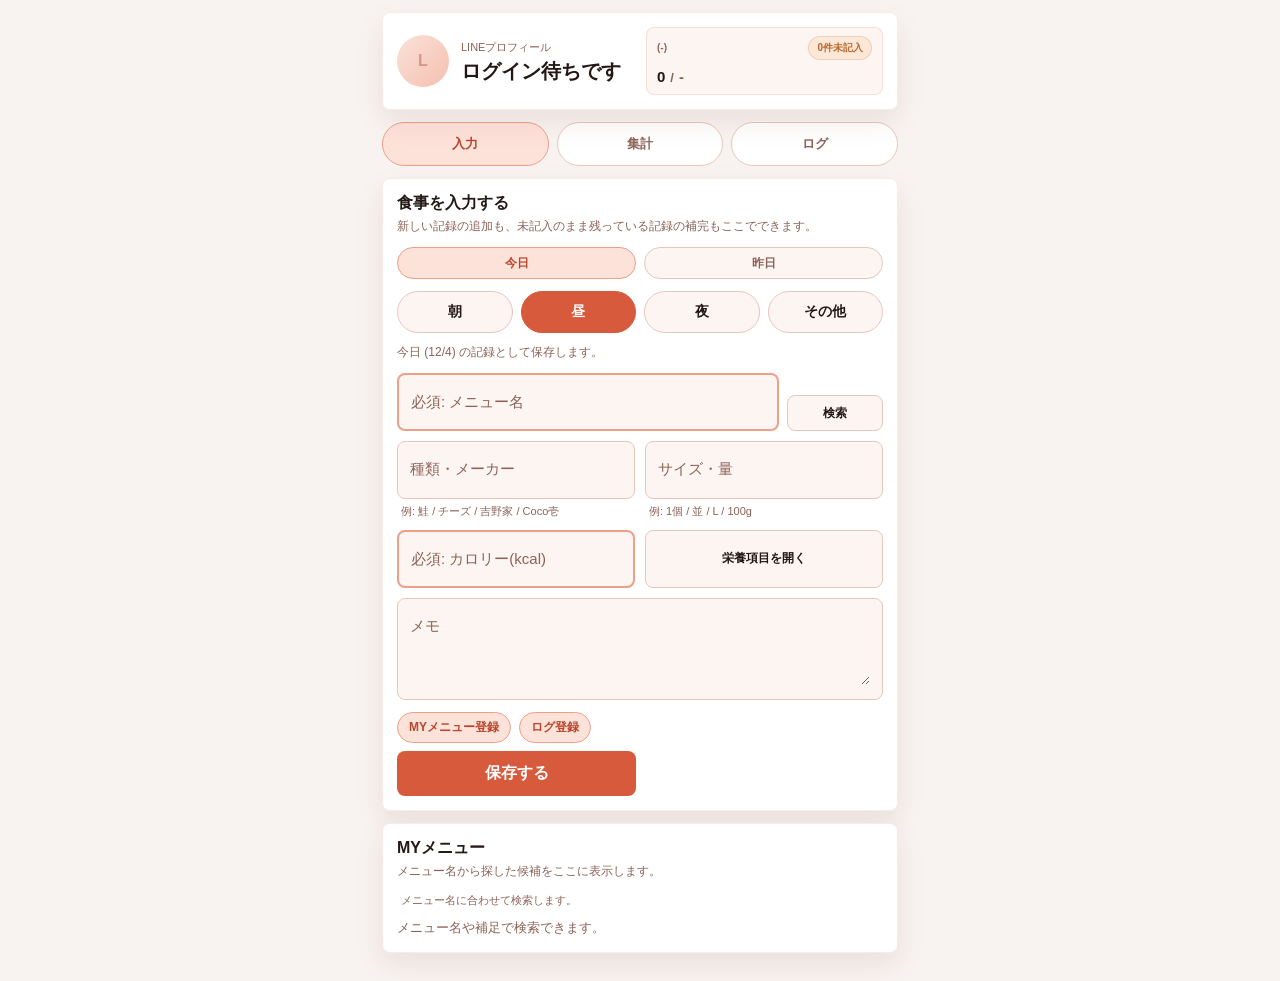
<file: index.html>
<!DOCTYPE html>
<html>
  <head>
    <meta charset="utf-8">
    <meta name="viewport" content="width=device-width, initial-scale=1">
    <title>食事管理</title>
    <meta name="title" content="食事管理">
    <link rel="stylesheet" href="./html/css/index-style.css">
  </head>
  <body>
    <div class="page">
      <section class="band hero">
        <div class="hero-top">
          <div class="profile-row">
            <button id="open-settings" type="button" class="profile-avatar-button" aria-label="設定を開く" title="設定を開く">
              <div id="avatar" class="avatar">L</div>
            </button>
            <div class="profile-copy">
              <div class="eyebrow">LINEプロフィール</div>
              <div id="profile-name" class="name">ログイン待ちです</div>
              <button id="login-line" type="button" class="inline-login" hidden>LINEでログイン</button>
            </div>
          </div>
          <div id="header-summary-scope" class="header-summary-row">
            <div class="header-stat header-stat-wide">
              <div class="header-stat-head">
                <div id="header-exact-rate" class="header-stat-meta">(-)</div>
                <button id="header-pending-count" type="button" class="header-badge">0件未記入</button>
              </div>
              <div class="header-stat-main">
                <div class="header-stat-pair">
                  <div id="header-exact-kcal" class="header-stat-value">0</div>
                  <div class="header-stat-divider">/</div>
                  <div id="header-target-kcal" class="header-stat-subvalue">-</div>
                </div>
              </div>
            </div>
          </div>
        </div>
      </section>

      <div class="view-tabs" id="view-tabs">
        <button type="button" class="view-tab is-active" data-view-tab="input">入力</button>
        <button type="button" class="view-tab" data-view-tab="summary">集計</button>
        <button type="button" class="view-tab" data-view-tab="logs">ログ</button>
      </div>

      <section id="meal-entry-band" class="band" data-view-section="input">
        <div class="section-head">
          <div>
            <h2>食事を入力する</h2>
            <div class="section-copy">新しい記録の追加も、未記入のまま残っている記録の補完もここでできます。</div>
          </div>
        </div>

        <form id="meal-detail-form">
          <input id="user-id" type="hidden">
          <input id="display-name" type="hidden">
          <input id="master-key" type="hidden">
          <input id="editing-master-key" type="hidden">
          <input id="meal-type" type="hidden" value="朝">
          <input id="meal-date" type="hidden">
          <input id="editing-log-id" type="hidden">

          <div class="date-chip-grid" id="meal-date-grid">
            <button type="button" class="date-chip-btn is-active" data-date-preset="today">今日</button>
            <button type="button" class="date-chip-btn" data-date-preset="yesterday">昨日</button>
          </div>
          <div class="meal-type-grid" id="meal-type-grid">
            <button type="button" class="meal-type-btn is-active" data-meal-type="朝">朝</button>
            <button type="button" class="meal-type-btn" data-meal-type="昼">昼</button>
            <button type="button" class="meal-type-btn" data-meal-type="夜">夜</button>
            <button type="button" class="meal-type-btn" data-meal-type="その他">その他</button>
          </div>
          <div id="meal-date-label" class="date-chip-label">今日の記録として保存します。</div>

          <div class="fields">
            <div id="candidate-sync-scope" class="menu-block">
              <div class="menu-input-row">
                <label class="field field-required" data-label="メニュー名">
                  <span class="field-label">メニュー名</span>
                  <input id="menu-name" data-field-label="メニュー名" data-required="true" autocomplete="off">
                </label>
                <button type="button" id="search-master" class="secondary compact-button menu-search-button">検索</button>
              </div>
            </div>

            <div id="candidate-accordion" class="inline-accordion" hidden>
              <button
                id="candidate-accordion-toggle"
                type="button"
                class="inline-accordion-toggle"
                aria-expanded="false"
              >
                <span id="candidate-accordion-icon" class="inline-accordion-icon">▸</span>
                <span id="candidate-accordion-label" class="inline-accordion-label">近い候補</span>
              </button>
              <div id="candidate-accordion-body" class="inline-accordion-body" hidden>
                <div class="candidate-helper">右の「検索」を押すと候補を読み込みます。候補をタップすると入力欄へ反映されます。</div>
                <div id="candidate-list" class="candidate-list"></div>
              </div>
            </div>

            <div id="suggestion-box" class="notice suggestion" hidden></div>
            <div id="empty-box" class="notice warning" hidden>近い候補がまだありません。数値を入れて保存すると、次回から候補として使えます。</div>

            <div class="field-row">
              <div class="field-with-help">
                <label class="field" data-label="種類・メーカー">
                  <span class="field-label">種類・メーカー</span>
                  <input id="field-flavor" data-field-label="種類・メーカー" autocomplete="off">
                </label>
                <div class="field-help">例: 鮭 / チーズ / 吉野家 / Coco壱</div>
              </div>
              <div class="field-with-help">
                <label class="field" data-label="サイズ・量">
                  <span class="field-label">サイズ・量</span>
                  <input id="field-unit" data-field-label="サイズ・量" autocomplete="off">
                </label>
                <div class="field-help">例: 1個 / 並 / L / 100g</div>
              </div>
            </div>

            <div class="field-row">
              <label class="field field-required" data-label="カロリー(kcal)">
                <span class="field-label">カロリー(kcal)</span>
                <input id="field-kcal" data-field-label="カロリー(kcal)" data-required="true" type="number" min="0" step="0.1" inputmode="decimal" required>
              </label>
              <div class="advanced-toggle-wrap">
                <button type="button" id="advanced-nutrition-toggle" class="secondary compact-button advanced-toggle" aria-expanded="false">
                  <span id="advanced-nutrition-toggle-label">栄養項目を開く</span>
                  <span id="advanced-nutrition-note" class="advanced-nutrition-note" hidden>入力値あり</span>
                </button>
              </div>
            </div>

            <div id="advanced-nutrition-section" class="advanced-nutrition-section" hidden>
              <div class="field-row">
              <label class="field" data-label="たんぱく質(g)">
                <span class="field-label">たんぱく質(g)</span>
                <input id="field-protein" data-field-label="たんぱく質(g)" type="number" min="0" step="0.1" inputmode="decimal">
              </label>
              <label class="field" data-label="脂質(g)">
                <span class="field-label">脂質(g)</span>
                <input id="field-fat" data-field-label="脂質(g)" type="number" min="0" step="0.1" inputmode="decimal">
              </label>
              </div>

              <div class="field-row">
                <label class="field" data-label="炭水化物(g)">
                <span class="field-label">炭水化物(g)</span>
                <input id="field-carb" data-field-label="炭水化物(g)" type="number" min="0" step="0.1" inputmode="decimal">
              </label>
              <label class="field" data-label="食塩相当量(g)">
                <span class="field-label">食塩相当量(g)</span>
                <input id="field-salt" data-field-label="食塩相当量(g)" type="number" min="0" step="0.1" inputmode="decimal">
              </label>
              </div>

              <div class="field-row">
              <label class="field" data-label="食物繊維(g)">
                <span class="field-label">食物繊維(g)</span>
                <input id="field-fiber" data-field-label="食物繊維(g)" type="number" min="0" step="0.1" inputmode="decimal">
              </label>
              </div>
            </div>

            <label class="field" data-label="メモ">
              <span class="field-label">メモ</span>
              <textarea id="field-note" data-field-label="メモ"></textarea>
            </label>
          </div>

          <div class="actions">
            <div class="save-targets" id="save-targets">
              <label class="save-target-chip">
                <input id="save-target-master" type="checkbox" checked>
                <span>MYメニュー登録</span>
              </label>
              <label class="save-target-chip">
                <input id="save-target-log" type="checkbox" checked>
                <span>ログ登録</span>
              </label>
            </div>
            <button id="meal-submit-button" type="submit" class="primary">保存して記録</button>
            <button id="save-master-only-button" type="button" class="secondary" hidden>マスタだけ保存</button>
            <button id="start-new-entry-button" type="button" class="secondary" hidden>新規登録に切り替え</button>
          </div>
        </form>

        <div id="meal-reply" class="reply"></div>
        <div id="meal-detail-preview" class="nutrition-detail-card" hidden></div>
      </section>

      <section class="band" data-view-section="input">
        <div class="section-head">
          <div>
            <h2>MYメニュー</h2>
            <div class="section-copy">メニュー名から探した候補をここに表示します。</div>
          </div>
        </div>
        <div class="fields">
          <div class="menu-block">
            <label class="field" data-label="検索キーワード" hidden>
              <span class="field-label">検索キーワード</span>
              <input id="master-search-query" data-field-label="検索キーワード" autocomplete="off">
            </label>
            <div id="master-search-status" class="master-search-status">メニュー名に合わせて検索します。</div>
          </div>
          <div id="master-search-results" class="candidate-list">
            <div class="empty-state">メニュー名や補足で検索できます。</div>
          </div>
        </div>
      </section>

      <section id="today-summary-band" class="band" data-view-section="summary">
        <div class="section-head">
          <div>
            <h2>今日の集計</h2>
            <div class="section-copy">LINEに返す内容と同じ集計をここでも確認できます。</div>
          </div>
        </div>
        <div id="today-summary-cards" class="cards">
          <div class="card">
            <div class="label">推定カロリー</div>
            <div id="card-estimated" class="value">0</div>
          </div>
          <div class="card">
            <div class="card-head">
              <div class="label">確定 - 目標</div>
              <div id="card-diff-rate" class="card-meta">-</div>
            </div>
            <div id="card-diff" class="value">-</div>
          </div>
        </div>
        <div id="nutrition-summary" class="summary-note"></div>
        <div id="pending-summary" class="pending-summary" hidden>
          <div class="pending-summary-head">
            <div class="label">未記入のままの記録</div>
            <div id="pending-summary-count" class="card-meta">0件</div>
          </div>
          <div id="pending-summary-list" class="pending-summary-list"></div>
        </div>
      </section>

      <section class="band" data-view-section="summary">
        <div class="section-head">
          <div>
            <h2>週間グラフ</h2>
            <div class="section-copy">直近7日分の記録を朝昼夜その他で見ます。</div>
          </div>
        </div>
        <div id="weekly-chart" class="weekly-chart"></div>
      </section>

      <section class="band" data-view-section="summary">
        <div class="section-head">
          <div>
            <h2>人気ランキング</h2>
            <div class="section-copy">よく記録しているメニューです。</div>
          </div>
        </div>
        <div id="popular-ranking" class="ranking-list"></div>
      </section>

      <section class="band" data-view-section="summary">
        <div class="section-head">
          <div>
            <h2>連続記録</h2>
            <div class="section-copy">いまの継続日数と上位ランキングです。</div>
          </div>
        </div>
        <div class="cards streak-cards">
          <div class="card">
            <div class="label">現在の連続記録</div>
            <div id="card-streak-current" class="value">0日</div>
          </div>
          <div class="card">
            <div class="label">最長記録</div>
            <div id="card-streak-longest" class="value">0日</div>
          </div>
        </div>
        <div id="streak-ranking" class="ranking-list"></div>
      </section>

      <section id="today-log-band" class="band" data-view-section="logs">
        <div class="section-head">
          <div>
            <h2>今日のログ</h2>
            <div class="section-copy">今日と昨日の入力内容を時系列で表示します。</div>
          </div>
          <div class="logs-refresh-tools">
            <button id="refresh-logs-button" type="button" class="secondary compact-button">更新</button>
            <div id="logs-refresh-status" class="logs-refresh-status">まだ更新していません。</div>
          </div>
        </div>
        <div class="date-chip-grid compact-date-grid" id="log-date-grid">
          <button type="button" class="date-chip-btn is-active" data-log-date="today">今日</button>
          <button type="button" class="date-chip-btn" data-log-date="yesterday">昨日</button>
        </div>
        <div class="meal-type-grid compact-grid" id="log-filter-grid">
          <button type="button" class="meal-type-btn is-active" data-log-filter="all">すべて</button>
          <button type="button" class="meal-type-btn" data-log-filter="朝">朝</button>
          <button type="button" class="meal-type-btn" data-log-filter="昼">昼</button>
          <button type="button" class="meal-type-btn" data-log-filter="夜">夜</button>
          <button type="button" class="meal-type-btn" data-log-filter="その他">その他</button>
        </div>
        <div id="logs-list" class="log-list"></div>
      </section>
    </div>

    <div id="settings-modal" class="modal-shell" hidden>
      <button id="settings-modal-backdrop" type="button" class="modal-backdrop" aria-label="設定を閉じる"></button>
      <div class="modal-card" role="dialog" aria-modal="true" aria-labelledby="settings-modal-title">
        <div class="modal-head">
          <div>
            <h2 id="settings-modal-title">設定</h2>
            <div class="section-copy">目標カロリーとリマインドをまとめて変更できます。</div>
          </div>
          <button id="close-settings-modal" type="button" class="hero-icon-button modal-close-button" aria-label="設定を閉じる" title="設定を閉じる">✕</button>
        </div>
        <div class="modal-tabs" role="tablist" aria-label="設定タブ">
          <div class="modal-tabs-group">
            <button id="settings-tab-button" type="button" class="modal-tab-button is-active" data-settings-tab="settings" role="tab" aria-selected="true">設定</button>
            <button id="debug-tab-button" type="button" class="modal-tab-button" data-settings-tab="debug" role="tab" aria-selected="false">デバッグ</button>
          </div>
          <button id="refresh-page-button" type="button" class="modal-tab-button modal-reload-button" title="最新の画面に更新">再読み込み</button>
        </div>
        <div id="settings-tab-panel" class="modal-tab-panel">
          <div class="fields">
            <label id="target-field" class="field target-field" data-label="目標カロリー">
              <span class="field-label">目標カロリー</span>
              <div class="target-field-input">
                <input
                  id="calorie-target"
                  aria-labelledby="settings-modal-title"
                  type="number"
                  min="0"
                  step="1"
                  inputmode="numeric"
                  data-field-label="目標カロリー"
                >
                <span>kcal</span>
              </div>
            </label>
            <label class="notify-toggle">
              <input id="notify-setting" type="checkbox">
              <span>20時に未記録リマインドを受け取る</span>
            </label>
          </div>
        </div>
        <div id="debug-tab-panel" class="modal-tab-panel" hidden>
          <div class="settings-debug">
            <div id="status-panel" class="status-panel">
              <div id="status-accordion" class="status-accordion">
                <div id="status-controls" class="status-controls" hidden></div>
                <div id="status-history" class="status-history" hidden></div>
              </div>
            </div>
          </div>
        </div>
        <div class="actions">
          <button id="save-target" type="button" class="primary">保存</button>
          <button id="close-settings-secondary" type="button" class="secondary">閉じる</button>
        </div>
      </div>
    </div>

    <script src="./html/js/site-config.js"></script>
    <script src="https://static.line-scdn.net/liff/edge/2/sdk.js"></script>
    <script src="./html/js/app-shared.js"></script>
    <script src="./html/js/app-render.js"></script>
    <script src="./html/js/app-actions.js"></script>
  </body>
</html>
</file>
<file: html/css/index-style.css>
:root {
    --bg: #f8f3f1;
    --surface: #ffffff;
    --surface-subtle: #fdf5f2;
    --line: #e7c7bd;
    --text: #231815;
    --muted: #8a6258;
    --accent: #d75a3c;
    --accent-strong: #b8462c;
    --accent-soft: #fde2da;
    --warning: #b7672b;
    --warning-soft: #fde7d6;
    --debug: #2f6fd6;
    --debug-soft: #e2ecff;
    --info: #2f8f5b;
    --info-soft: #e3f7eb;
    --alert: #c84949;
    --alert-soft: #fde2e2;
    --shadow: 0 12px 28px rgba(124, 54, 35, 0.10);
  }

  * {
    box-sizing: border-box;
  }

  body {
    margin: 0;
    background: var(--bg);
    color: var(--text);
    font-family: -apple-system, BlinkMacSystemFont, "Segoe UI", sans-serif;
  }

  body.has-modal {
    overflow: hidden;
  }

  .page {
    width: 100%;
    max-width: 540px;
    margin: 0 auto;
    padding: 12px 12px 28px;
  }

  .band {
    background: var(--surface);
    border: 1px solid rgba(184, 70, 44, 0.10);
    border-radius: 8px;
    box-shadow: var(--shadow);
    padding: 14px;
  }

  .band + .band {
    margin-top: 12px;
  }

  .view-tabs {
    display: grid;
    grid-template-columns: repeat(3, minmax(0, 1fr));
    gap: 8px;
    margin-top: 12px;
    margin-bottom: 12px;
  }

  .view-tab {
    min-height: 40px;
    border: 1px solid var(--line);
    border-radius: 999px;
    background: var(--surface);
    color: var(--muted);
    font-size: 13px;
    font-weight: 700;
  }

  .view-tab.is-active {
    background: var(--accent-soft);
    color: var(--accent-strong);
    border-color: #ef9f88;
  }

  .hero {
    position: sticky;
    top: 0;
    z-index: 10;
    display: grid;
    gap: 8px;
  }

  .hero-top {
    display: grid;
    grid-template-columns: minmax(0, 1fr) minmax(0, 1fr);
    gap: 12px;
    align-items: center;
  }

  .profile-row {
    display: grid;
    grid-template-columns: auto minmax(0, 1fr);
    gap: 12px;
    align-items: center;
    min-width: 0;
  }

  .profile-avatar-button {
    position: relative;
    border: 0;
    background: transparent;
    padding: 0;
    margin: 0;
    display: inline-grid;
    place-items: center;
    border-radius: 999px;
  }

  .profile-avatar-button.is-syncing::after {
    content: "";
    position: absolute;
    inset: -6px;
    border-radius: 999px;
    padding: 4px;
    background: conic-gradient(
      from 0deg,
      rgba(215, 90, 60, 0.12) 0deg,
      rgba(215, 90, 60, 0.92) 80deg,
      rgba(215, 90, 60, 0.18) 180deg,
      rgba(215, 90, 60, 0.92) 280deg,
      rgba(215, 90, 60, 0.12) 360deg
    );
    animation: avatarSyncRing 1.2s linear infinite;
    pointer-events: none;
    -webkit-mask:
      linear-gradient(#fff 0 0) content-box,
      linear-gradient(#fff 0 0);
    -webkit-mask-composite: xor;
            mask-composite: exclude;
  }

  .avatar {
    width: 52px;
    height: 52px;
    border-radius: 50%;
    overflow: hidden;
    background: linear-gradient(135deg, #f7cab8, #ec8f74);
    display: grid;
    place-items: center;
    font-weight: 700;
    color: var(--accent-strong);
    flex-shrink: 0;
  }

  .avatar img {
    width: 100%;
    height: 100%;
    object-fit: cover;
    display: block;
  }

  .profile-copy {
    min-width: 0;
    display: grid;
    align-content: center;
  }

  .profile-copy .eyebrow {
    font-size: 11px;
    color: var(--muted);
  }

  .profile-copy .name {
    margin-top: 4px;
    font-size: 20px;
    font-weight: 700;
    line-height: 1.2;
    word-break: break-word;
  }

  .profile-copy .name .name-main {
    font-weight: 700;
  }

  .profile-copy .name .name-honorific {
    font-weight: 500;
    margin-left: 1px;
  }

  .inline-login {
    margin-top: 8px;
    border: 1px solid var(--line);
    border-radius: 999px;
    background: var(--surface-subtle);
    color: var(--accent-strong);
    padding: 7px 12px;
    font-size: 12px;
    font-weight: 700;
  }

  .hero-actions {
    display: inline-flex;
    align-items: center;
    gap: 8px;
    align-self: center;
    justify-self: end;
  }

  .hero-menu-button {
    min-height: 34px;
    min-width: 88px;
    border: 1px solid var(--line);
    border-radius: 999px;
    background: var(--surface-subtle);
    color: var(--text);
    padding: 7px 12px;
    font-size: 12px;
    text-align: center;
    white-space: nowrap;
  }

  .hero-menu .status-accordion-toggle {
    width: auto;
    height: 34px;
    padding: 0 12px;
    border-radius: 999px;
  }

  .hero-icon-button {
    flex: 0 0 auto;
    width: 32px;
    height: 32px;
    border: 1px solid rgba(184, 70, 44, 0.16);
    border-radius: 999px;
    background: var(--surface-subtle);
    color: var(--accent-strong);
    padding: 0;
    font-size: 15px;
    line-height: 1;
  }

  .header-summary-row {
    display: grid;
    grid-template-columns: minmax(0, 1fr);
    gap: 8px;
    align-items: stretch;
    min-width: 0;
    border-radius: 8px;
  }

  .header-stat {
    min-width: 0;
    border: 1px solid rgba(184, 70, 44, 0.12);
    border-radius: 8px;
    background: var(--surface-subtle);
    padding: 8px 10px;
  }

  .header-stat-wide {
    display: grid;
    grid-template-columns: minmax(0, 1fr);
    align-items: stretch;
    gap: 8px;
    min-height: 100%;
  }

  .header-stat-main {
    min-width: 0;
  }

  .header-stat-head {
    display: flex;
    align-items: center;
    justify-content: space-between;
    gap: 8px;
    min-width: 0;
  }

  .header-stat-label {
    font-size: 11px;
    color: var(--muted);
  }

  .header-stat-pair {
    display: flex;
    align-items: baseline;
    gap: 5px;
    min-width: 0;
    flex-wrap: nowrap;
  }

  .header-stat-value {
    margin-top: 0;
    font-size: 15px;
    font-weight: 700;
    line-height: 1.2;
    color: var(--text);
    word-break: normal;
    white-space: nowrap;
  }

  .header-stat-subvalue {
    min-width: 0;
    font-size: 15px;
    font-weight: 600;
    color: var(--muted);
    word-break: normal;
    white-space: nowrap;
  }

  .header-stat-divider {
    color: var(--muted);
    font-size: 13px;
    font-weight: 700;
    white-space: nowrap;
  }

  .header-stat-meta {
    font-size: 10px;
    color: var(--muted);
    line-height: 1.2;
    white-space: nowrap;
    font-weight: 700;
  }

  .header-stat-meta.is-warning,
  .header-stat-value.is-warning {
    color: var(--alert);
  }

  .header-badge {
    align-self: start;
    min-height: 24px;
    display: inline-flex;
    align-items: center;
    justify-content: center;
    border: 1px solid rgba(183, 103, 43, 0.18);
    border-radius: 999px;
    background: var(--warning-soft);
    color: var(--warning);
    padding: 3px 8px;
    font-size: 10px;
    font-weight: 700;
    white-space: nowrap;
  }

  .modal-shell[hidden] {
    display: none !important;
  }

  .modal-shell {
    position: fixed;
    inset: 0;
    z-index: 40;
    display: grid;
    place-items: center;
    padding: 20px 12px;
  }

  .modal-backdrop {
    position: absolute;
    inset: 0;
    border: 0;
    border-radius: 0;
    background: rgba(35, 24, 21, 0.32);
    padding: 0;
  }

  .modal-card {
    position: relative;
    width: 100%;
    max-width: 420px;
    display: grid;
    gap: 14px;
    border: 1px solid rgba(184, 70, 44, 0.16);
    border-radius: 8px;
    background: var(--surface);
    box-shadow: 0 20px 44px rgba(35, 24, 21, 0.22);
    padding: 14px;
  }

  .modal-head {
    display: flex;
    align-items: flex-start;
    justify-content: space-between;
    gap: 10px;
  }

  .modal-close-button {
    margin-top: 2px;
  }

  .target-field {
    min-height: 58px;
    padding: 22px 12px 10px;
  }

  .target-field-input {
    display: inline-flex;
    align-items: center;
    justify-content: flex-end;
    gap: 6px;
    width: 100%;
  }

  .target-field input {
    width: 100%;
    max-width: 120px;
    border: 0;
    background: transparent;
    padding: 0;
    font-size: 20px;
    font-weight: 700;
    text-align: right;
    color: var(--text);
  }

  .target-field-input span {
    font-size: 13px;
    color: var(--muted);
  }

  .target-field.is-editable {
    border-color: #ef9f88;
    background: #ffffff;
  }

  .notify-toggle {
    display: flex;
    align-items: center;
    gap: 8px;
    margin-top: 8px;
    font-size: 12px;
    color: var(--muted);
    line-height: 1.4;
  }

  .notify-toggle span {
    min-width: 0;
    overflow-wrap: anywhere;
  }

  .notify-toggle input {
    width: 16px;
    height: 16px;
    accent-color: var(--accent);
    margin: 0;
  }

  .target-field input:disabled,
  .hero-icon-button:disabled,
  button:disabled {
    cursor: default;
    opacity: 0.56;
  }

  .status-panel {
    display: grid;
    gap: 8px;
  }

  .status-accordion {
    display: grid;
    gap: 8px;
  }

  .status-controls[hidden],
  .status-history[hidden] {
    display: none !important;
  }

  .modal-tabs {
    display: flex;
    align-items: center;
    justify-content: space-between;
    gap: 8px;
    margin-top: 4px;
  }

  .modal-tabs-group {
    display: inline-flex;
    gap: 8px;
    min-width: 0;
  }

  .modal-tab-button {
    min-height: 34px;
    border: 1px solid var(--line);
    border-radius: 999px;
    background: var(--surface-subtle);
    color: var(--muted);
    padding: 7px 14px;
    font-size: 12px;
    font-weight: 700;
  }

  .modal-tab-button.is-active {
    background: var(--accent-soft);
    border-color: #ef9f88;
    color: var(--accent-strong);
  }

  .modal-reload-button {
    flex: 0 0 auto;
    white-space: nowrap;
  }

  .modal-tab-panel {
    margin-top: 12px;
  }

  .settings-debug {
    display: grid;
    gap: 10px;
  }

  .status-controls {
    display: flex;
    flex-wrap: wrap;
    gap: 8px;
  }

  .status-toggle {
    min-height: 32px;
    border: 1px solid var(--line);
    border-radius: 999px;
    background: var(--surface-subtle);
    color: var(--muted);
    padding: 7px 12px;
    font-size: 11px;
    font-weight: 700;
  }

  .status-toggle.is-debug.is-active {
    border-color: var(--debug);
    background: var(--debug-soft);
    color: var(--debug);
  }

  .status-toggle.is-notice.is-active {
    border-color: var(--warning);
    background: var(--warning-soft);
    color: var(--warning);
  }

  .status-toggle.is-warning.is-active {
    border-color: var(--alert);
    background: var(--alert-soft);
    color: var(--alert);
  }

  .status-history {
    display: grid;
    gap: 8px;
  }

  .status-log {
    border-radius: 8px;
    padding: 10px 12px;
    font-size: 12px;
    line-height: 1.5;
  }

  .status-log.is-debug {
    background: var(--debug-soft);
    color: var(--debug);
  }

  .status-log.is-notice {
    background: var(--warning-soft);
    color: var(--warning);
  }

  .status-log.is-warning {
    background: var(--alert-soft);
    color: var(--alert);
  }

  .status-log-top {
    display: flex;
    align-items: baseline;
    justify-content: space-between;
    gap: 8px;
  }

  .status-log-label {
    font-weight: 800;
  }

  .status-log-time {
    font-size: 11px;
    opacity: 0.8;
  }

  .status-log-message {
    margin-top: 4px;
    white-space: pre-wrap;
  }

  h1, h2, h3, p {
    margin: 0;
  }

  h2 {
    font-size: 16px;
  }

  .section-head {
    display: flex;
    align-items: center;
    justify-content: space-between;
    gap: 8px;
    margin-bottom: 12px;
  }

  .logs-refresh-tools {
    display: flex;
    flex-direction: column;
    align-items: flex-end;
    gap: 8px;
  }

  .logs-refresh-status {
    font-size: 11px;
    color: var(--muted);
    white-space: nowrap;
    text-align: right;
  }

  .logs-refresh-status.is-loading {
    color: var(--accent-strong);
    font-weight: 700;
  }

  .section-copy {
    font-size: 12px;
    color: var(--muted);
    margin-top: 4px;
  }

  .meal-type-grid {
    display: grid;
    grid-template-columns: repeat(4, minmax(0, 1fr));
    gap: 8px;
  }

  .compact-grid {
    grid-template-columns: repeat(5, minmax(0, 1fr));
    margin-bottom: 10px;
  }

  .compact-date-grid {
    grid-template-columns: repeat(2, minmax(0, 1fr));
    margin-bottom: 10px;
  }

  .compact-date-grid .date-chip-btn {
    min-height: 30px;
    padding: 6px 10px;
    font-size: 12px;
  }

  .compact-grid .meal-type-btn {
    padding: 10px 4px;
    font-size: 12px;
  }

  .meal-type-btn {
    border: 1px solid var(--line);
    border-radius: 999px;
    padding: 11px 8px;
    background: var(--surface-subtle);
    color: var(--text);
    font-size: 14px;
    font-weight: 600;
    cursor: pointer;
  }

  .meal-type-btn.is-active {
    background: var(--accent);
    border-color: var(--accent);
    color: #fff;
  }

  .date-chip-grid {
    display: grid;
    grid-template-columns: repeat(2, minmax(0, 1fr));
    gap: 8px;
  }

  .date-chip-btn {
    min-height: 32px;
    border: 1px solid var(--line);
    border-radius: 999px;
    background: var(--surface-subtle);
    color: var(--muted);
    font-size: 12px;
    font-weight: 700;
    padding: 6px 8px;
  }

  .date-chip-btn.is-active {
    background: var(--accent-soft);
    border-color: #ef9f88;
    color: var(--accent-strong);
  }

  .date-chip-label {
    font-size: 12px;
    color: var(--muted);
    line-height: 1.5;
    margin-top: -2px;
  }

  form {
    display: grid;
    gap: 12px;
  }

  .fields {
    display: grid;
    gap: 10px;
  }

  .field-row {
    display: grid;
    grid-template-columns: repeat(2, minmax(0, 1fr));
    gap: 10px;
  }

  .field-with-help {
    display: grid;
    gap: 4px;
    min-width: 0;
  }

  .field {
    position: relative;
    min-height: 58px;
    border: 1px solid var(--line);
    border-radius: 8px;
    background: var(--surface-subtle);
    padding: 22px 12px 10px;
  }

  .field.field-required.is-required-empty {
    border-width: 2px;
    border-color: #ef9f88;
  }

  .field.is-active,
  .field.has-value {
    border-color: #ef9f88;
    background: #ffffff;
  }

  .field input,
  .field textarea {
    width: 100%;
    border: 0;
    background: transparent;
    color: var(--text);
    font: inherit;
    padding: 0;
    outline: none;
  }

  .field textarea {
    min-height: 64px;
    resize: vertical;
  }

  .field-label {
    position: absolute;
    left: 12px;
    right: 12px;
    top: 18px;
    font-size: 15px;
    color: var(--muted);
    line-height: 1.25;
    pointer-events: none;
    white-space: nowrap;
    overflow: hidden;
    text-overflow: ellipsis;
    width: fit-content;
    max-width: calc(100% - 24px);
    background: transparent;
    padding-right: 4px;
    transition: top 0.16s ease, font-size 0.16s ease, color 0.16s ease;
  }

  .field.is-active .field-label,
  .field.has-value .field-label {
    top: 8px;
    font-size: 11px;
    color: var(--accent-strong);
    background: #ffffff;
  }

  .field-help {
    padding: 0 4px;
    font-size: 11px;
    line-height: 1.5;
    color: var(--muted);
  }

  .notice {
    border-radius: 8px;
    padding: 12px;
    font-size: 13px;
    line-height: 1.5;
  }

  .notice.suggestion {
    background: var(--accent-soft);
    color: var(--accent-strong);
  }

  .notice.warning {
    background: var(--warning-soft);
    color: var(--warning);
  }

  .inline-accordion {
    display: grid;
    gap: 8px;
  }

  .inline-accordion[hidden],
  .inline-accordion-body[hidden] {
    display: none !important;
  }

  .inline-accordion-toggle {
    display: flex;
    align-items: center;
    gap: 8px;
    min-height: 40px;
    border: 1px solid var(--line);
    border-radius: 999px;
    background: var(--surface-subtle);
    color: var(--text);
    padding: 9px 12px;
    text-align: left;
  }

  .inline-accordion-icon {
    flex: 0 0 auto;
    font-size: 12px;
    color: var(--muted);
  }

  .inline-accordion-label {
    min-width: 0;
    font-size: 13px;
    font-weight: 700;
    color: var(--muted);
    white-space: nowrap;
    overflow: hidden;
    text-overflow: ellipsis;
  }

  .inline-accordion-body {
    display: grid;
    gap: 10px;
  }

  .candidate-helper {
    font-size: 12px;
    color: var(--muted);
    line-height: 1.5;
    padding: 0 4px;
  }

  .menu-block {
    display: grid;
    gap: 8px;
  }

  .menu-input-row {
    display: grid;
    grid-template-columns: minmax(0, 1fr) auto;
    gap: 8px;
    align-items: stretch;
  }

  .menu-search-button {
    min-width: 96px;
    align-self: end;
  }

  .candidate-head {
    display: flex;
    align-items: center;
    justify-content: space-between;
    gap: 8px;
  }

  .candidate-count-label {
    font-size: 12px;
    font-weight: 700;
    color: var(--muted);
  }

  .candidate-tools {
    justify-content: flex-start;
  }

  .master-search-status {
    font-size: 11px;
    line-height: 1.5;
    color: var(--muted);
    padding: 0 4px;
  }

  .master-search-status.is-loading {
    display: inline-flex;
    align-items: center;
    min-height: 28px;
    padding: 4px 10px;
    border: 1px solid rgba(184, 70, 44, 0.14);
    border-radius: 999px;
    background: var(--surface-subtle);
    color: var(--accent-strong);
  }

  .menu-tools {
    display: flex;
    justify-content: flex-end;
  }

  .compact-button {
    min-height: 36px;
    padding: 8px 12px;
    font-size: 12px;
  }

  .advanced-toggle {
    min-height: 58px;
    justify-self: stretch;
    position: relative;
    display: flex;
    align-items: center;
    justify-content: center;
    text-align: center;
  }

  #advanced-nutrition-toggle-label {
    white-space: nowrap;
  }

  .advanced-toggle-wrap {
    display: grid;
    align-content: start;
  }

  .advanced-nutrition-note {
    font-size: 10px;
    line-height: 1;
    color: var(--muted);
    white-space: nowrap;
    pointer-events: none;
    justify-self: end;
  }

  .advanced-toggle.has-note {
    display: grid;
    grid-template-columns: minmax(0, 1fr) auto;
    align-items: end;
    justify-content: stretch;
    column-gap: 10px;
    padding-left: 14px;
    padding-right: 14px;
    text-align: left;
  }

  .advanced-nutrition-section {
    display: grid;
    gap: 10px;
  }

  .advanced-nutrition-section[hidden] {
    display: none !important;
  }

  .actions {
    display: grid;
    grid-template-columns: repeat(2, minmax(0, 1fr));
    gap: 8px;
  }

  .save-targets {
    grid-column: 1 / -1;
    display: flex;
    flex-wrap: wrap;
    gap: 8px;
  }

  .save-target-chip {
    position: relative;
    display: inline-flex;
    align-items: center;
    cursor: pointer;
  }

  .save-target-chip input {
    position: absolute;
    inset: 0;
    opacity: 0;
    pointer-events: none;
  }

  .save-target-chip span {
    min-height: 30px;
    display: inline-flex;
    align-items: center;
    justify-content: center;
    border: 1px solid var(--line);
    border-radius: 999px;
    background: var(--surface-subtle);
    color: var(--muted);
    padding: 6px 11px;
    font-size: 12px;
    font-weight: 700;
    white-space: nowrap;
  }

  .save-target-chip input:checked + span {
    background: var(--accent-soft);
    border-color: #ef9f88;
    color: var(--accent-strong);
  }

  button {
    border: 0;
    border-radius: 8px;
    padding: 12px 14px;
    font: inherit;
    font-weight: 700;
    cursor: pointer;
  }

  button.primary {
    background: var(--accent);
    color: #fff;
  }

  button.secondary {
    background: var(--surface-subtle);
    color: var(--text);
    border: 1px solid var(--line);
  }

  .reply {
    font-size: 13px;
    line-height: 1.6;
    white-space: pre-wrap;
  }

  .reply-card,
  .nutrition-detail-card {
    border: 1px solid var(--line);
    border-radius: 8px;
    background: var(--surface-subtle);
    padding: 12px;
  }

  .nutrition-detail-card[hidden] {
    display: none !important;
  }

  .reply-card + .nutrition-detail-card,
  .reply + .nutrition-detail-card {
    margin-top: 10px;
  }

  .reply-title,
  .nutrition-detail-title {
    font-size: 12px;
    font-weight: 700;
    color: var(--muted);
    margin-bottom: 8px;
  }

  .nutrition-detail-grid {
    display: grid;
    gap: 8px;
  }

  .nutrition-detail-row {
    display: grid;
    gap: 2px;
  }

  .nutrition-detail-label {
    font-size: 11px;
    color: var(--muted);
    line-height: 1.4;
  }

  .nutrition-detail-value {
    font-size: 17px;
    font-weight: 700;
    color: var(--text);
    line-height: 1.35;
    word-break: break-word;
  }

  .reply-card .nutrition-detail-label {
    font-size: 10px;
  }

  .reply-card .nutrition-detail-value {
    font-size: 14px;
    font-weight: 600;
  }

  .cards {
    display: grid;
    grid-template-columns: repeat(2, minmax(0, 1fr));
    gap: 10px;
  }

  .card {
    border: 1px solid var(--line);
    border-radius: 8px;
    background: var(--surface-subtle);
    padding: 12px;
  }

  .card .label {
    font-size: 11px;
    color: var(--muted);
  }

  .card-head {
    display: flex;
    align-items: baseline;
    justify-content: space-between;
    gap: 10px;
  }

  .card .value {
    margin-top: 6px;
    font-size: 22px;
    font-weight: 700;
  }

  .streak-cards {
    gap: 8px;
  }

  .streak-cards .card {
    padding: 12px;
  }

  .streak-cards .card .label {
    font-size: 11px;
    line-height: 1.4;
  }

  .streak-cards .card .value {
    margin-top: 6px;
    font-size: 22px;
    line-height: 1.1;
  }

  .streak-cards + .ranking-list {
    margin-top: 8px;
  }

  .card .value.is-warning {
    color: var(--alert);
  }

  .card-meta {
    font-size: 11px;
    color: var(--muted);
    line-height: 1.4;
    text-align: right;
  }

  .card-meta.is-warning {
    color: var(--alert);
  }

  .is-syncing-scope {
    position: relative;
    isolation: isolate;
  }

  .is-syncing-scope::after {
    content: '';
    position: absolute;
    inset: -2px;
    border-radius: 8px;
    padding: 2px;
    background: linear-gradient(90deg, transparent 0%, rgba(215, 90, 60, 0.18) 20%, rgba(215, 90, 60, 0.82) 50%, rgba(215, 90, 60, 0.18) 80%, transparent 100%);
    background-size: 220% 100%;
    animation: syncBorder 1.2s linear infinite;
    pointer-events: none;
    -webkit-mask:
      linear-gradient(#fff 0 0) content-box,
      linear-gradient(#fff 0 0);
    -webkit-mask-composite: xor;
            mask-composite: exclude;
  }

  .summary-note {
    margin-top: 10px;
    font-size: 13px;
    color: var(--muted);
    line-height: 1.5;
  }

  .pending-summary {
    margin-top: 12px;
    display: grid;
    gap: 10px;
    border: 1px solid rgba(183, 103, 43, 0.28);
    border-radius: 8px;
    background: #fff8f2;
    padding: 12px;
  }

  .pending-summary-head {
    display: flex;
    align-items: baseline;
    justify-content: space-between;
    gap: 8px;
  }

  .pending-summary-list {
    display: grid;
    gap: 8px;
  }

  .pending-summary-item {
    display: grid;
    grid-template-columns: minmax(0, 1fr) auto;
    align-items: center;
    gap: 8px;
    border: 1px solid rgba(184, 70, 44, 0.12);
    border-radius: 8px;
    background: #ffffff;
    padding: 10px 12px;
  }

  .pending-summary-actions {
    display: inline-flex;
    gap: 8px;
    flex-wrap: wrap;
    justify-content: flex-end;
  }

  .pending-summary-name {
    min-width: 0;
    font-size: 13px;
    font-weight: 700;
    color: var(--warning);
    overflow: hidden;
    text-overflow: ellipsis;
    white-space: nowrap;
  }

  .weekly-chart {
    display: grid;
    gap: 10px;
  }

  .weekly-row {
    display: grid;
    grid-template-columns: 40px 1fr 48px;
    gap: 10px;
    align-items: center;
  }

  .weekly-label,
  .weekly-total {
    font-size: 12px;
    color: var(--muted);
  }

  .weekly-total {
    text-align: right;
  }

  .weekly-bar {
    position: relative;
    height: 16px;
    background: #ebe5e2;
    border-radius: 999px;
    overflow: hidden;
    display: flex;
  }

  .weekly-segment {
    height: 100%;
  }

  .weekly-segment.breakfast {
    background: #F5A623;
  }

  .weekly-segment.lunch {
    background: #4A90E2;
  }

  .weekly-segment.dinner {
    background: #7B61FF;
  }

  .weekly-segment.other {
    background: #6FCF97;
  }

  .weekly-target-line {
    position: absolute;
    top: -2px;
    bottom: -2px;
    width: 2px;
    border-left: 2px dashed rgba(35, 24, 21, 0.45);
  }

  .ranking-list {
    display: grid;
    gap: 8px;
  }

  .ranking-item {
    display: grid;
    grid-template-columns: auto auto minmax(0, 1fr) auto;
    gap: 10px;
    align-items: center;
    border: 1px solid var(--line);
    border-radius: 8px;
    background: var(--surface-subtle);
    padding: 10px 12px;
  }

  .ranking-rank {
    min-width: 28px;
    font-size: 12px;
    font-weight: 700;
    color: var(--muted);
  }

  .ranking-main {
    min-width: 0;
  }

  .ranking-name-row {
    display: flex;
    align-items: center;
    gap: 8px;
    min-width: 0;
  }

  .ranking-avatar {
    width: 32px;
    height: 32px;
    border-radius: 50%;
    overflow: hidden;
    background: linear-gradient(135deg, #f7cab8, #ec8f74);
    display: grid;
    place-items: center;
    color: var(--accent-strong);
    font-size: 12px;
    font-weight: 700;
  }

  .ranking-avatar img {
    width: 100%;
    height: 100%;
    object-fit: cover;
    display: block;
  }

  .ranking-name {
    font-size: 14px;
    font-weight: 700;
    color: var(--text);
    line-height: 1.4;
    min-width: 0;
    overflow: hidden;
    text-overflow: ellipsis;
    white-space: nowrap;
  }

  .ranking-meta {
    margin-top: 4px;
    font-size: 12px;
    color: var(--muted);
    line-height: 1.4;
  }

  .ranking-value {
    font-size: 13px;
    font-weight: 700;
    color: var(--accent-strong);
    text-align: right;
  }

  .ranking-self-badge {
    flex: 0 0 auto;
    border: 1px solid rgba(184, 70, 44, 0.16);
    border-radius: 999px;
    background: var(--accent-soft);
    color: var(--accent-strong);
    padding: 3px 8px;
    font-size: 10px;
    font-weight: 700;
    line-height: 1;
  }

  .ranking-item.is-self {
    border-color: #ef9f88;
    background: #fffaf7;
    box-shadow: 0 8px 18px rgba(184, 70, 44, 0.08);
  }

  .candidate-list,
  .log-list {
    display: grid;
    gap: 10px;
  }

  .candidate-item,
  .log-item {
    border: 1px solid var(--line);
    border-radius: 8px;
    background: var(--surface-subtle);
    padding: 12px;
  }

  .candidate-item-button {
    width: 100%;
    text-align: left;
    border: 1px solid var(--line);
    border-radius: 8px;
    background: var(--surface-subtle);
    padding: 12px;
  }

  .candidate-top,
  .log-top {
    display: flex;
    align-items: flex-start;
    justify-content: space-between;
    gap: 8px;
  }

  .log-main {
    display: flex;
    align-items: center;
    gap: 10px;
    min-width: 0;
    flex: 1 1 auto;
  }

  .log-main-copy {
    min-width: 0;
    display: grid;
    gap: 4px;
    justify-items: start;
  }

  .candidate-name,
  .log-menu {
    font-size: 15px;
    font-weight: 700;
  }

  .match-highlight {
    color: var(--debug);
    font-weight: 700;
  }

  .candidate-score,
  .log-date {
    font-size: 12px;
    color: var(--muted);
    text-align: left;
  }

  .log-meal-badge {
    flex: 0 0 auto;
    width: 28px;
    height: 28px;
    border-radius: 999px;
    display: inline-flex;
    align-items: center;
    justify-content: center;
    color: #fff;
    font-size: 12px;
    font-weight: 800;
    line-height: 1;
  }

  .log-side {
    display: grid;
    justify-items: end;
    align-content: start;
    flex: 0 0 auto;
  }

  .log-kcal {
    font-size: 13px;
    font-weight: 700;
    color: var(--text);
    white-space: nowrap;
    text-align: left;
  }

  .candidate-meta,
  .log-meta {
    margin-top: 8px;
    font-size: 13px;
    color: var(--muted);
    line-height: 1.5;
    white-space: pre-wrap;
  }

  .candidate-detail {
    margin-top: 6px;
    font-size: 12px;
    line-height: 1.4;
    color: var(--text);
  }

  .candidate-cta {
    margin-top: 8px;
    font-size: 12px;
    font-weight: 700;
    color: var(--accent-strong);
  }

  .candidate-item button {
    margin-top: 10px;
    width: 100%;
  }

  .master-result-actions {
    display: grid;
    grid-template-columns: repeat(2, minmax(0, 1fr));
    gap: 8px;
    margin-top: 10px;
  }

  .log-actions {
    display: grid;
    gap: 8px;
    justify-items: end;
  }

  .log-action-button {
    min-height: 26px;
    padding: 3px 10px;
    font-size: 11px;
    line-height: 1.1;
    border-radius: 999px;
  }

  .log-media {
    display: flex;
    align-items: center;
    gap: 10px;
    margin-top: 10px;
  }

  .log-thumb {
    flex: 0 0 auto;
    width: 52px;
    height: 52px;
    border: 1px solid rgba(184, 70, 44, 0.16);
    border-radius: 8px;
    overflow: hidden;
    background: #f2ebe8;
    display: grid;
    place-items: center;
    text-decoration: none;
  }

  .log-thumb img {
    width: 100%;
    height: 100%;
    object-fit: cover;
    display: block;
  }

  .log-thumb-fallback {
    font-size: 11px;
    font-weight: 700;
    color: var(--muted);
  }

  .log-media-link {
    font-size: 12px;
    font-weight: 700;
    color: var(--accent-strong);
    text-decoration: none;
  }

  @keyframes syncBorder {
    0% {
      background-position: 200% 0;
    }
    100% {
      background-position: -20% 0;
    }
  }

  @keyframes avatarSyncRing {
    from {
      transform: rotate(0deg);
    }
    to {
      transform: rotate(360deg);
    }
  }

  .empty-state {
    font-size: 13px;
    color: var(--muted);
    line-height: 1.5;
  }

  @media (max-width: 640px) {
    .page {
      padding-left: 10px;
      padding-right: 10px;
    }

    .hero-top {
      grid-template-columns: minmax(0, 1fr) minmax(0, 1fr);
      align-items: center;
    }

    .profile-copy .name {
      font-size: 18px;
    }

    .header-stat-value,
    .header-stat-subvalue {
      font-size: 15px;
    }

    .notify-toggle {
      font-size: 11px;
      align-items: flex-start;
    }

    .target-field {
      min-height: 46px;
      padding: 8px 10px;
    }

    .target-field input {
      width: 60px;
    }
  }

  @media (max-width: 420px) {
    .menu-input-row {
      grid-template-columns: minmax(0, 1fr) 92px;
    }

    .menu-tools {
      justify-content: flex-start;
    }

    .inline-accordion-toggle {
      align-items: flex-start;
    }

    .inline-accordion-label {
      white-space: normal;
      overflow: visible;
      text-overflow: clip;
      line-height: 1.4;
    }

    .avatar {
      width: 48px;
      height: 48px;
    }

    .hero-top,
    .profile-row {
      gap: 10px;
    }

    .profile-copy .eyebrow {
      font-size: 10px;
    }

    .profile-copy .name {
      font-size: 15px;
      line-height: 1.15;
    }

    .header-stat {
      padding: 7px 8px;
    }

    .header-stat-head {
      gap: 5px;
    }

    .header-stat-value {
      font-size: 13px;
    }

    .header-stat-subvalue,
    .header-stat-divider {
      font-size: 12px;
    }

    .header-stat-meta,
    .header-stat-label {
      font-size: 9px;
    }

    .header-badge {
      padding: 2px 7px;
      font-size: 9px;
    }

    .candidate-head {
      align-items: flex-start;
      flex-direction: column;
    }

    .target-field {
      min-height: 42px;
      padding: 7px 9px;
    }

    .target-field input {
      font-size: 15px;
    }

    .target-field-input span {
      font-size: 11px;
    }

    .status-accordion-toggle {
      padding-left: 8px;
      padding-right: 8px;
    }

    .notify-toggle {
      font-size: 10px;
      gap: 6px;
    }
  }

  @media (max-width: 360px) {
    .hero-top {
      grid-template-columns: 1fr;
      align-items: start;
    }

    .field-row,
    .cards {
      grid-template-columns: minmax(0, 1fr);
    }

    .meal-type-grid {
      grid-template-columns: repeat(2, minmax(0, 1fr));
    }

    .hero-actions {
      justify-self: end;
    }
  }
</file>
